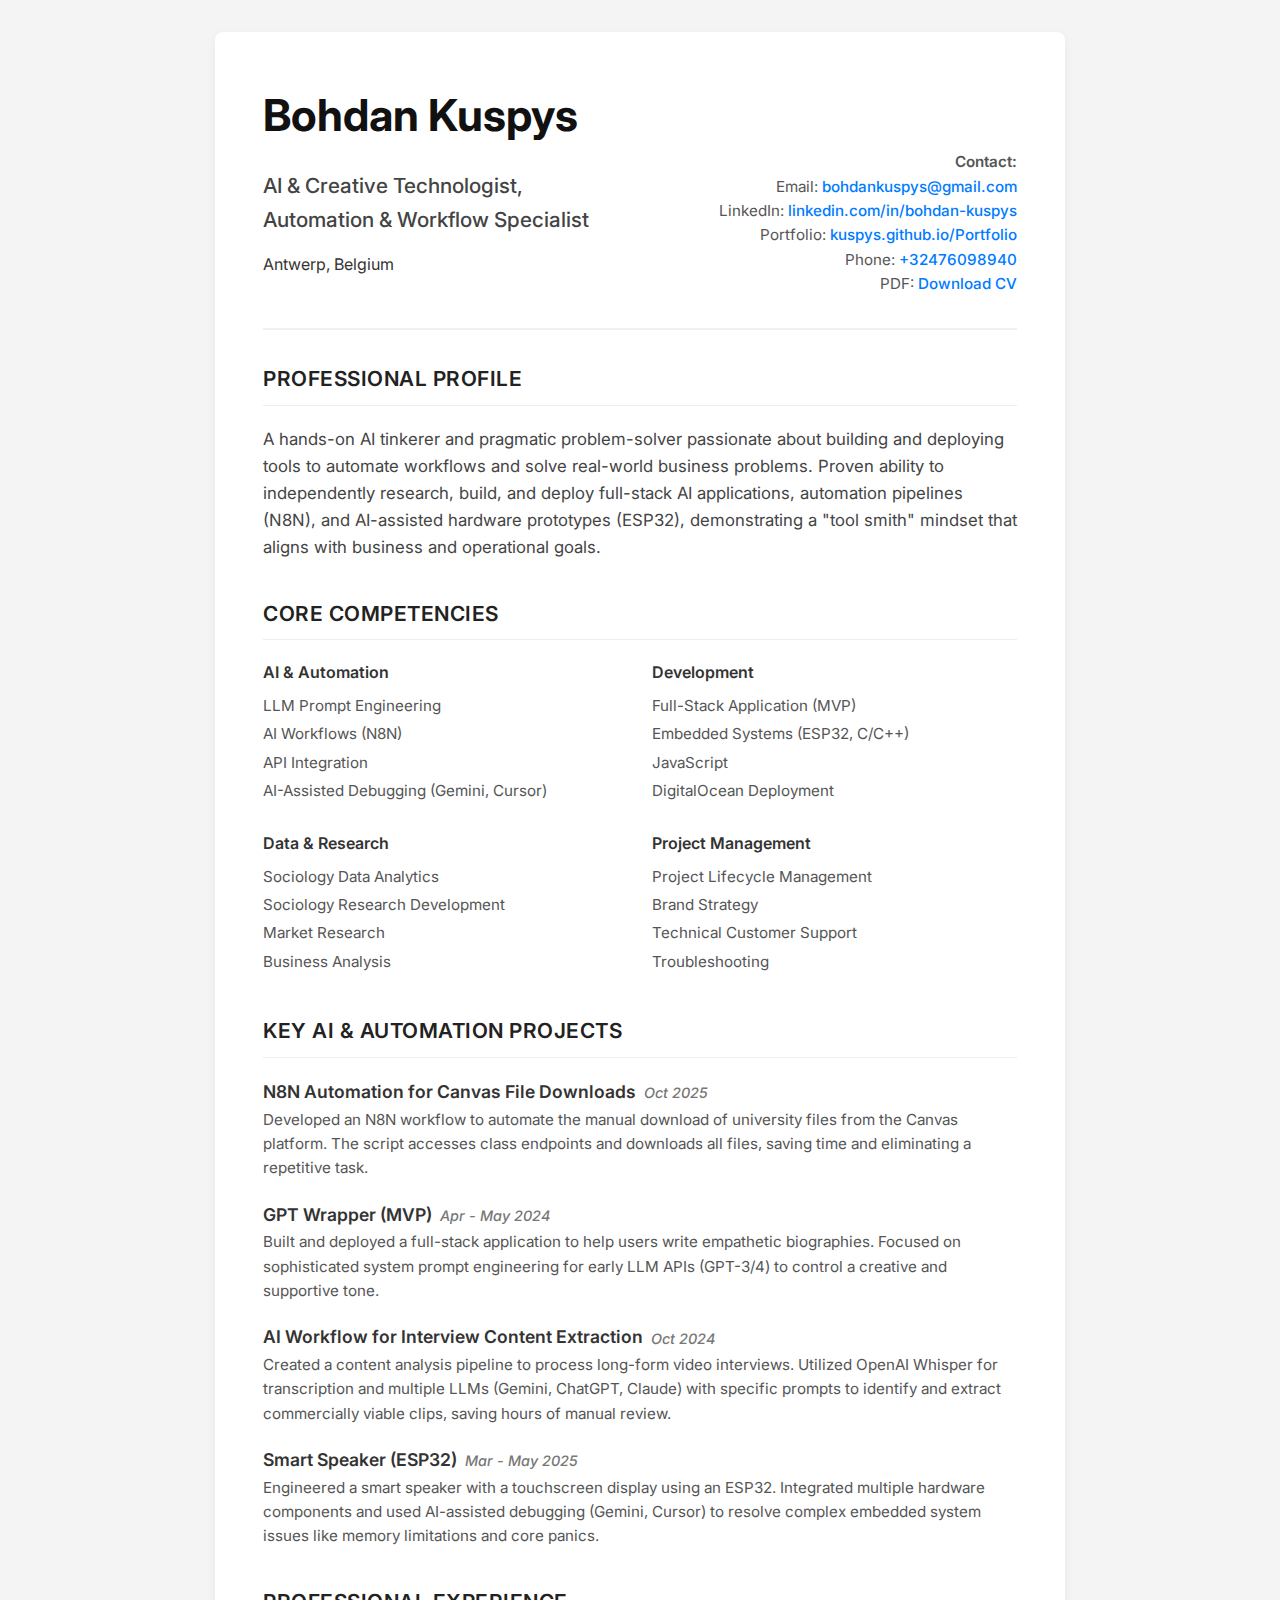
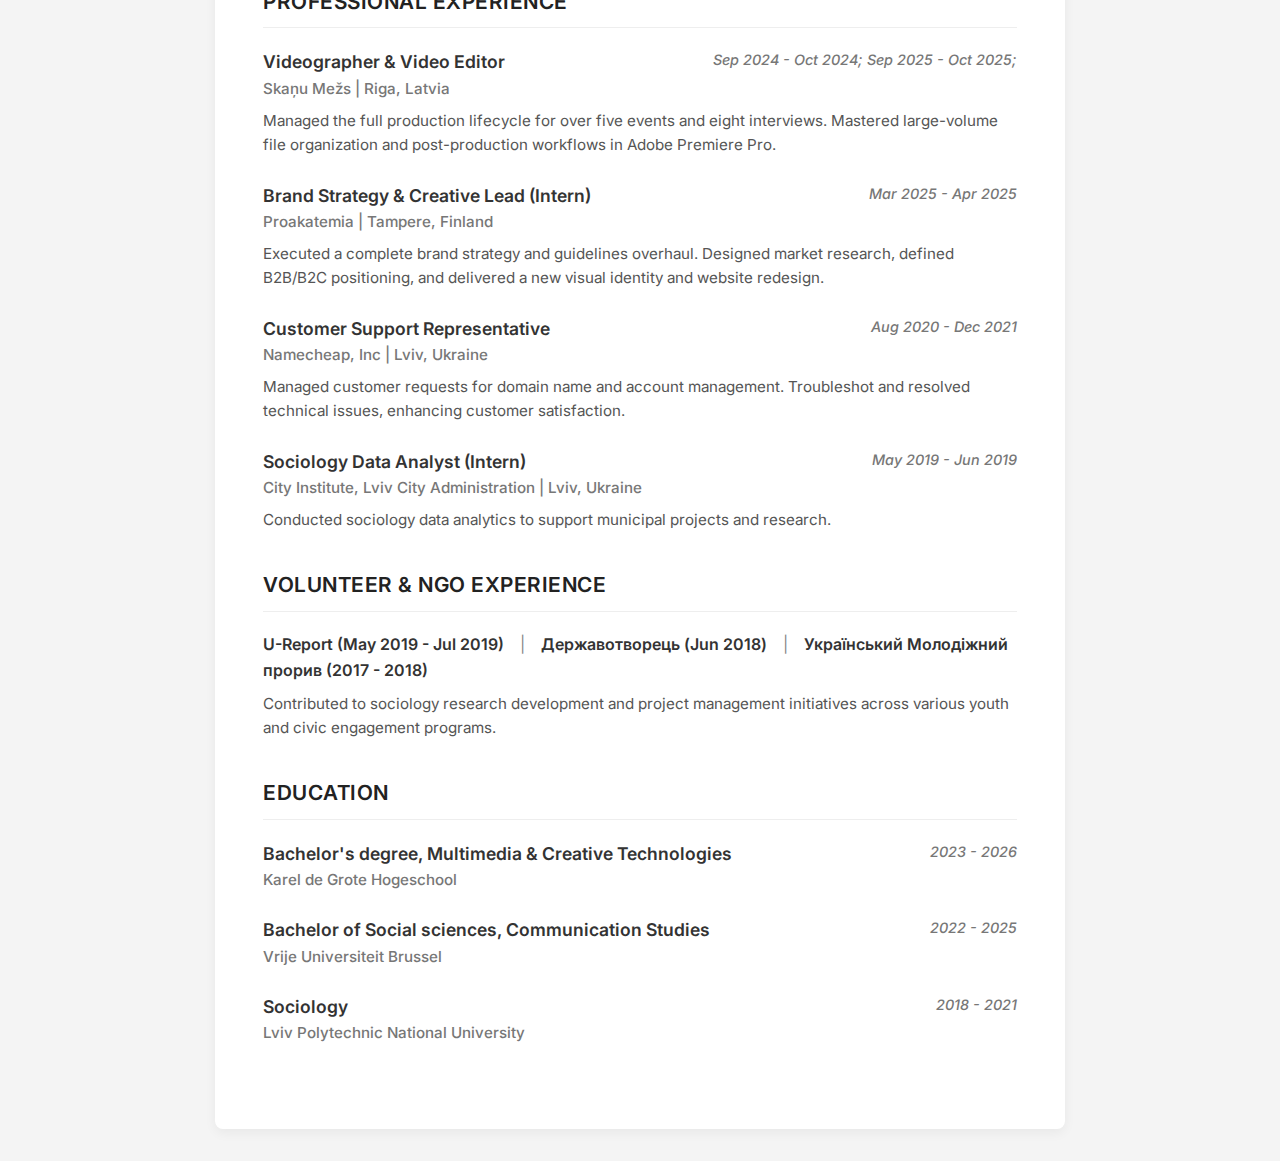
<file: Bohdan_Kuspys_CV.html>
<!DOCTYPE html>
<html lang="en">
<head>
    <meta charset="UTF-8">
    <meta name="viewport" content="width=device-width, initial-scale=1.0">
    <title>Bohdan Kuspys - CV</title>
    <link href="https://fonts.googleapis.com/css2?family=Inter:wght@400;500;600;700&display=swap" rel="stylesheet">
    <link rel="icon" type="image/x-icon" href="images/favicon.ico">
    <style>
        /* --- Global Resets & Body --- */
        * {
            margin: 0;
            padding: 0;
            box-sizing: border-box;
        }

        body {
            font-family: 'Inter', -apple-system, BlinkMacSystemFont, "Segoe UI", Roboto, "Helvetica Neue", Arial, sans-serif;
            line-height: 1.6;
            background-color: #f4f4f4;
            color: #333;
            -webkit-font-smoothing: antialiased;
            -moz-osx-font-smoothing: grayscale;
        }

        /* --- Main CV Container --- */
        .container {
            max-width: 850px;
            margin: 2rem auto;
            padding: 3rem;
            background-color: #ffffff;
            border-radius: 8px;
            box-shadow: 0 4px 12px rgba(0, 0, 0, 0.05);
        }

        /* --- Header --- */
        header {
            padding-bottom: 2rem;
            margin-bottom: 2rem;
            border-bottom: 2px solid #f0f0f0;
        }

        /* Header two-column layout */
        .header-row {
            display: grid;
            grid-template-columns: 1fr 360px;
            align-items: start;
            gap: 2rem;
        }
        .header-left { min-width: 0; }

        header h1 {
            font-size: 2.75rem;
            font-weight: 700;
            color: #111;
            margin-bottom: 0.25rem;
        }

        header h2 {
            font-size: 1.3rem;
            font-weight: 500;
            color: #444;
            margin-bottom: 1rem;
        }

        .contact-info {
            font-size: 0.95rem;
            color: #555;
            text-align: right;
            white-space: nowrap;
        }

        .contact-info a {
            color: #007bff;
            text-decoration: none;
            font-weight: 500;
        }

        .contact-info a:hover {
            text-decoration: underline;
        }

        /* --- Sections --- */
        section {
            margin-bottom: 2.25rem;
        }

        /* Section Title */
        h3 {
            font-size: 1.3rem;
            font-weight: 600;
            color: #222;
            text-transform: uppercase;
            letter-spacing: 0.5px;
            padding-bottom: 0.6rem;
            margin-bottom: 1.25rem;
            border-bottom: 1px solid #eee;
        }

        /* --- Profile --- */
        .profile p {
            font-size: 1.05rem;
            color: #444;
        }

        /* --- Competencies --- */
        .competencies-grid {
            display: grid;
            grid-template-columns: repeat(2, 1fr);
            gap: 1.5rem;
        }

        .competencies-grid h4 {
            font-size: 1rem;
            font-weight: 600;
            color: #333;
            margin-bottom: 0.5rem;
        }

        .competencies-grid ul {
            list-style: none;
        }

        .competencies-grid li {
            font-size: 0.95rem;
            color: #555;
            margin-bottom: 0.25rem;
        }

        /* --- Projects --- */
        .project-item {
            margin-bottom: 1.25rem;
        }

        .project-item h4 {
            font-size: 1.1rem;
            font-weight: 600;
            /* color: #007bff; /* Accent color for project titles */
            margin-bottom: 0.1rem;
        }

        .project-item p {
            font-size: 0.95rem;
            color: #555;
        }

        /* --- Experience & Education --- */
        .item {
            margin-bottom: 1.5rem;
        }
        
        /* Clear fix for floated items */
        .item::after {
            content: "";
            display: table;
            clear: both;
        }

        .item-header {
            margin-bottom: 0.25rem;
        }
        
        .item-header h4 {
            font-size: 1.1rem;
            font-weight: 600;
            color: #333;
            float: left;
        }

        .item-header .date {
            float: right;
            font-size: 0.9rem;
            font-weight: 500;
            color: #777;
            font-style: italic;
        }

        .item-subheader {
            font-size: 0.95rem;
            font-weight: 500;
            color: #777;
            clear: both;
        }

        .item-content {
            font-size: 0.95rem;
            color: #555;
            margin-top: 0.5rem;
        }

        /* --- Volunteer --- */
        .volunteer-list {
            list-style: none;
            margin-bottom: 0.5rem;
        }

        .volunteer-list li {
            display: inline;
            font-weight: 600;
            font-size: 1rem;
            color: #333;
        }

        .volunteer-list li + li::before {
            content: ' | ';
            font-weight: 400;
            color: #888;
            margin: 0 0.75rem;
        }

        .volunteer-summary {
            font-size: 0.95rem;
            color: #555;
        }
        
        /* --- Print-Specific Styles --- */
        @media print {
            body {
                background-color: #ffffff;
                font-size: 10pt; /* Standard print size */
            }

            .container {
                margin: 0;
                padding: 1cm 1.5cm; /* A4 margins */
                max-width: 100%;
                box-shadow: none;
                border-radius: 0;
            }
            
            h1, h2, h3, h4, h5, h6, p, li, a {
                color: #000 !important; /* Ensure all text is black */
            }

            header {
                padding-bottom: 1rem;
                margin-bottom: 1.5rem;
            }

            header h1 {
                font-size: 24pt;
            }

            header h2 {
                font-size: 14pt;
            }

            .contact-info a {
                text-decoration: none;
            }

            h3 {
                font-size: 13pt;
                padding-bottom: 0.3rem;
                margin-bottom: 1rem;
            }

            .competencies-grid {
                gap: 1rem;
            }

            section {
                margin-bottom: 1.5rem;
                page-break-inside: avoid; /* Try to keep sections together */
            }

            .item {
                page-break-inside: avoid;
            }
        }

        /* --- Mobile layout adjustments for header --- */
        @media (max-width: 768px) {
            .header-row {
                grid-template-columns: 1fr !important; /* override inline grid columns */
                align-items: start !important;
                gap: 1rem;
            }
            .contact-info {
                text-align: left;
                white-space: normal;
            }
        }

    </style>
</head>
<body>

    <div class="container">
        
        <!-- === HEADER === -->
        <header>
            <div style="display: flex; align-items: center; gap: 2rem; justify-content: space-between;">
                <h1 style="margin: 0;">Bohdan Kuspys</h1>

            </div>
            <div class="header-row" style="display: grid; grid-template-columns: 1fr 360px; overflow: hidden; align-items: center; gap: 2rem; justify-content: space-between;">
                <div class="header-left">
                    <h2>AI & Creative Technologist,<br>Automation & Workflow Specialist</h2>
                    <div>Antwerp, Belgium</div>
                </div>
                <div class="contact-info">
                    <p style="font-weight: 600;">Contact:</p>
                    <p>Email: <a href="mailto:bohdankuspys@gmail.com" target="_blank" rel="noopener noreferrer">bohdankuspys@gmail.com</a></p>
                    <p>LinkedIn: <a href="https://www.linkedin.com/in/bohdan-kuspys/" target="_blank" rel="noopener noreferrer">linkedin.com/in/bohdan-kuspys</a></p>
                    <p>Portfolio: <a href="https://kuspys.github.io/Portfolio/" target="_blank" rel="noopener noreferrer">kuspys.github.io/Portfolio</a></p>
                    <p>Phone: <a href="tel:+32476098940" target="_blank" rel="noopener noreferrer">+32476098940</a></p>
                    <p>PDF: <a href="Bohdan_Kuspys_CV.pdf" target="_blank" rel="noopener noreferrer">Download CV</a></p>
                </div>
            </div>
        </header>

        
        <main>


            <!-- === PROFESSIONAL PROFILE === -->
            <section class="profile">
                <h3>Professional Profile</h3>
                <p>
                    A hands-on AI tinkerer and pragmatic problem-solver passionate about building and deploying tools to automate workflows and solve real-world business problems. Proven ability to independently research, build, and deploy full-stack AI applications, automation pipelines (N8N), and AI-assisted hardware prototypes (ESP32), demonstrating a "tool smith" mindset that aligns with business and operational goals.
                </p>
            </section>

            <!-- === CORE COMPETENCIES === -->
            <section class="competencies">
                <h3>Core Competencies</h3>
                <div class="competencies-grid">
                    <div>
                        <h4>AI & Automation</h4>
                        <ul>
                            <li>LLM Prompt Engineering</li>
                            <li>AI Workflows (N8N)</li>
                            <li>API Integration</li>
                            <li>AI-Assisted Debugging (Gemini, Cursor)</li>
                        </ul>
                    </div>
                    <div>
                        <h4>Development</h4>
                        <ul>
                            <li>Full-Stack Application (MVP)</li>
                            <li>Embedded Systems (ESP32, C/C++)</li>
                            <li>JavaScript</li>
                            <li>DigitalOcean Deployment</li>
                        </ul>
                    </div>
                    <div>
                        <h4>Data & Research</h4>
                        <ul>
                            <li>Sociology Data Analytics</li>
                            <li>Sociology Research Development</li>
                            <li>Market Research</li>
                            <li>Business Analysis</li>
                        </ul>
                    </div>
                    <div>
                        <h4>Project Management</h4>
                        <ul>
                            <li>Project Lifecycle Management</li>
                            <li>Brand Strategy</li>
                            <li>Technical Customer Support</li>
                            <li>Troubleshooting</li>
                        </ul>
                    </div>
                </div>
            </section>

            <!-- === KEY AI & AUTOMATION PROJECTS === -->
            <section class="projects">
                <h3>Key AI & Automation Projects</h3>
                <div class="project-item">
                    <div style="display: flex; align-items: center; gap: 0.5rem;">
                        <h4>N8N Automation for Canvas File Downloads</h4>
                        <span class="date" style="font-size: 0.9rem; font-weight: 500; color: #777; font-style: italic;">Oct 2025</span>
                    </div>
                    <p>Developed an N8N workflow to automate the manual download of university files from the Canvas platform. The script accesses class endpoints and downloads all files, saving time and eliminating a repetitive task.</p>
                </div>
                <div class="project-item">
                    <div style="display: flex; align-items: center; gap: 0.5rem;">
                        <h4>GPT Wrapper (MVP)</h4>
                        <span class="date" style="font-size: 0.9rem; font-weight: 500; color: #777; font-style: italic;">Apr - May 2024</span>
                    </div>
                    <p>Built and deployed a full-stack application to help users write empathetic biographies. Focused on sophisticated system prompt engineering for early LLM APIs (GPT-3/4) to control a creative and supportive tone.</p>
                </div>
                <div class="project-item">
                    <div style="display: flex; align-items: center; gap: 0.5rem;">
                        <h4>AI Workflow for Interview Content Extraction</h4>
                        <span class="date" style="font-size: 0.9rem; font-weight: 500; color: #777; font-style: italic;">Oct 2024</span>
                    </div>
                    <p>Created a content analysis pipeline to process long-form video interviews. Utilized OpenAI Whisper for transcription and multiple LLMs (Gemini, ChatGPT, Claude) with specific prompts to identify and extract commercially viable clips, saving hours of manual review.</p>
                </div>
                <div class="project-item">
                    <div style="display: flex; align-items: center; gap: 0.5rem;">
                        <h4>Smart Speaker (ESP32)</h4>
                        <span class="date" style="font-size: 0.9rem; font-weight: 500; color: #777; font-style: italic;">Mar - May 2025</span>
                    </div>
                    <p>Engineered a smart speaker with a touchscreen display using an ESP32. Integrated multiple hardware components and used AI-assisted debugging (Gemini, Cursor) to resolve complex embedded system issues like memory limitations and core panics.</p>
                </div>

            </section>

            <!-- === PROFESSIONAL EXPERIENCE === -->
            <section class="experience">
                <h3>Professional Experience</h3>
                
                <div class="item">
                    <div class="item-header">
                        <h4>Videographer & Video Editor</h4>
                        <span class="date">Sep 2024 - Oct 2024; Sep 2025 - Oct 2025;</span>
                    </div>
                    <div class="item-subheader">Skaņu Mežs | Riga, Latvia</div>
                    <div class="item-content">
                        <p>Managed the full production lifecycle for over five events and eight interviews. Mastered large-volume file organization and post-production workflows in Adobe Premiere Pro.</p>
                    </div>
                </div>

                <div class="item">
                    <div class="item-header">
                        <h4>Brand Strategy & Creative Lead (Intern)</h4>
                        <span class="date">Mar 2025 - Apr 2025</span>
                    </div>
                    <div class="item-subheader">Proakatemia | Tampere, Finland</div>
                    <div class="item-content">
                        <p>Executed a complete brand strategy and guidelines overhaul. Designed market research, defined B2B/B2C positioning, and delivered a new visual identity and website redesign.</p>
                    </div>
                </div>

                

                <div class="item">
                    <div class="item-header">
                        <h4>Customer Support Representative</h4>
                        <span class="date">Aug 2020 - Dec 2021</span>
                    </div>
                    <div class="item-subheader">Namecheap, Inc | Lviv, Ukraine</div>
                    <div class="item-content">
                        <p>Managed customer requests for domain name and account management. Troubleshot and resolved technical issues, enhancing customer satisfaction.</p>
                    </div>
                </div>

                <div class="item">
                    <div class="item-header">
                        <h4>Sociology Data Analyst (Intern)</h4>
                        <span class="date">May 2019 - Jun 2019</span>
                    </div>
                    <div class="item-subheader">City Institute, Lviv City Administration | Lviv, Ukraine</div>
                    <div class="item-content">
                        <p>Conducted sociology data analytics to support municipal projects and research.</p>
                    </div>
                </div>

            </section>

            <!-- === VOLUNTEER & NGO EXPERIENCE === -->
            <section class="volunteer">
                <h3>Volunteer & NGO Experience</h3>
                <ul class="volunteer-list">
                    <li>U-Report (May 2019 - Jul 2019)</li>
                    <li>Державотворець (Jun 2018)</li>
                    <li>Український Молодіжний прорив (2017 - 2018)</li>
                </ul>
                <p class="volunteer-summary">
                    Contributed to sociology research development and project management initiatives across various youth and civic engagement programs.
                </p>
            </section>

            <!-- === EDUCATION === -->
            <section class="education">
                <h3>Education</h3>
                
                <div class="item">
                    <div class="item-header">
                        <h4>Bachelor's degree, Multimedia & Creative Technologies</h4>
                        <span class="date">2023 - 2026</span>
                    </div>
                    <div class="item-subheader">Karel de Grote Hogeschool</div>
                </div>
                
                <div class="item">
                    <div class="item-header">
                        <h4>Bachelor of Social sciences, Communication Studies</h4>
                        <span class="date">2022 - 2025</span>
                    </div>
                    <div class="item-subheader">Vrije Universiteit Brussel</div>
                </div>

                <div class="item">
                    <div class="item-header">
                        <h4>Sociology</h4>
                        <span class="date">2018 - 2021</span>
                    </div>
                    <div class="item-subheader">Lviv Polytechnic National University</div>
                </div>

            </section>

        </main>

    </div>

</body>
</html>
</file>
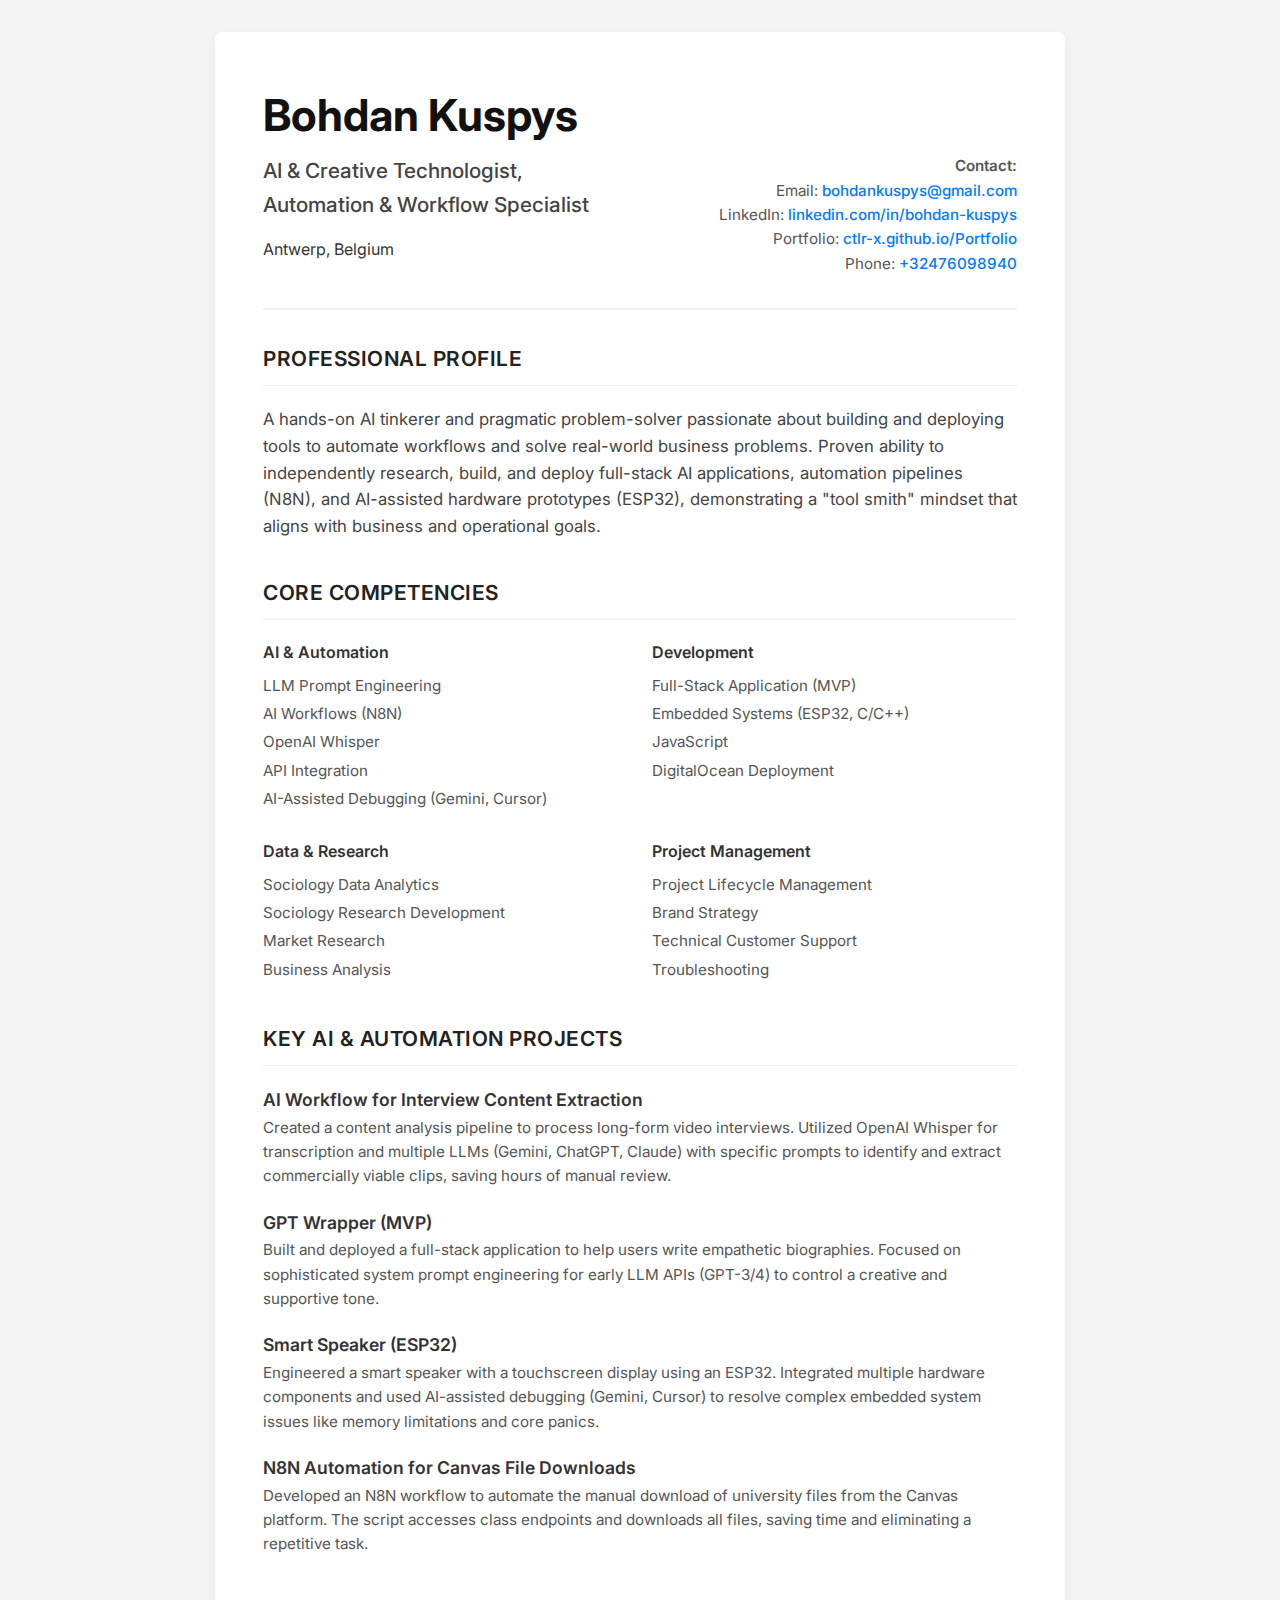
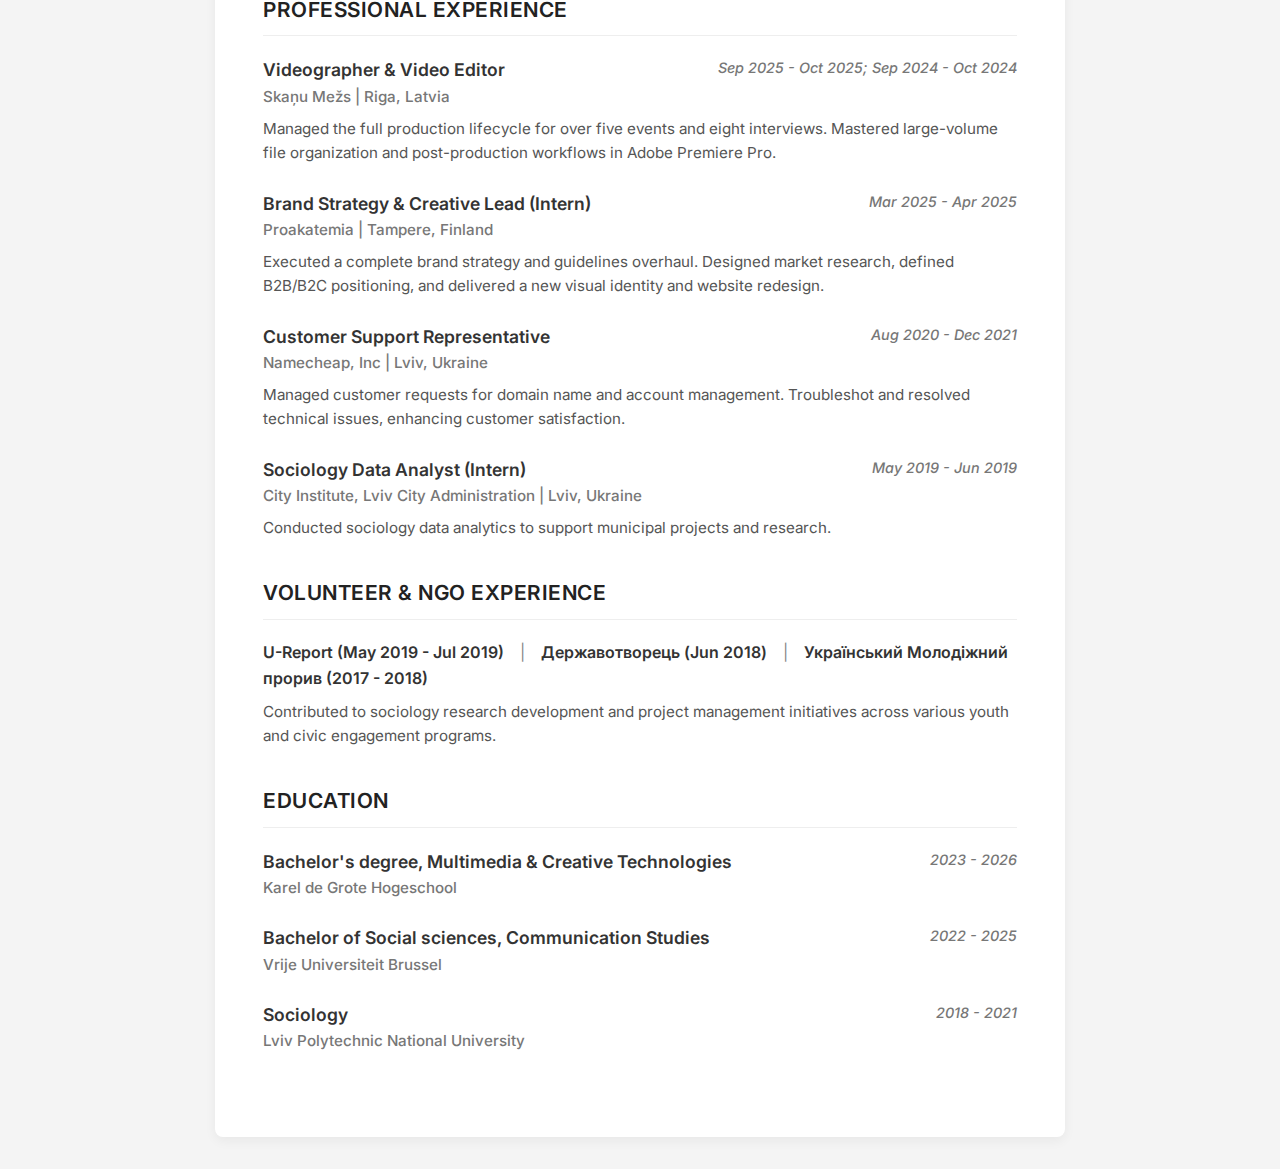
<file: cv.html>
<!DOCTYPE html>
<html lang="en">
<head>
    <meta charset="UTF-8">
    <meta name="viewport" content="width=device-width, initial-scale=1.0">
    <title>Bohdan_Kuspys_CV</title>
    <link href="https://fonts.googleapis.com/css2?family=Inter:wght@400;500;600;700&display=swap" rel="stylesheet">
    <link rel="icon" type="image/x-icon" href="/images/favicon.ico">
    <style>
        /* --- Global Resets & Body --- */
        * {
            margin: 0;
            padding: 0;
            box-sizing: border-box;
        }

        body {
            font-family: 'Inter', -apple-system, BlinkMacSystemFont, "Segoe UI", Roboto, "Helvetica Neue", Arial, sans-serif;
            line-height: 1.6;
            background-color: #f4f4f4;
            color: #333;
            -webkit-font-smoothing: antialiased;
            -moz-osx-font-smoothing: grayscale;
        }

        /* --- Main CV Container --- */
        .container {
            max-width: 850px;
            margin: 2rem auto;
            padding: 3rem;
            background-color: #ffffff;
            border-radius: 8px;
            box-shadow: 0 4px 12px rgba(0, 0, 0, 0.05);
        }

        /* --- Header --- */
        header {
            padding-bottom: 2rem;
            margin-bottom: 2rem;
            border-bottom: 2px solid #f0f0f0;
        }

        /* Header two-column layout */
        .header-row {
            display: grid;
            grid-template-columns: 1fr 360px;
            align-items: start;
            gap: 2rem;
        }
        .header-left { min-width: 0; }

        header h1 {
            font-size: 2.75rem;
            font-weight: 700;
            color: #111;
            margin-bottom: 0.25rem;
        }

        header h2 {
            font-size: 1.3rem;
            font-weight: 500;
            color: #444;
            margin-bottom: 1rem;
        }

        .contact-info {
            font-size: 0.95rem;
            color: #555;
            text-align: right;
            white-space: nowrap;
        }

        .contact-info a {
            color: #007bff;
            text-decoration: none;
            font-weight: 500;
        }

        .contact-info a:hover {
            text-decoration: underline;
        }

        /* --- Sections --- */
        section {
            margin-bottom: 2.25rem;
        }

        /* Section Title */
        h3 {
            font-size: 1.3rem;
            font-weight: 600;
            color: #222;
            text-transform: uppercase;
            letter-spacing: 0.5px;
            padding-bottom: 0.6rem;
            margin-bottom: 1.25rem;
            border-bottom: 1px solid #eee;
        }

        /* --- Profile --- */
        .profile p {
            font-size: 1.05rem;
            color: #444;
        }

        /* --- Competencies --- */
        .competencies-grid {
            display: grid;
            grid-template-columns: repeat(2, 1fr);
            gap: 1.5rem;
        }

        .competencies-grid h4 {
            font-size: 1rem;
            font-weight: 600;
            color: #333;
            margin-bottom: 0.5rem;
        }

        .competencies-grid ul {
            list-style: none;
        }

        .competencies-grid li {
            font-size: 0.95rem;
            color: #555;
            margin-bottom: 0.25rem;
        }

        /* --- Projects --- */
        .project-item {
            margin-bottom: 1.25rem;
        }

        .project-item h4 {
            font-size: 1.1rem;
            font-weight: 600;
            /* color: #007bff; /* Accent color for project titles */
            margin-bottom: 0.1rem;
        }

        .project-item p {
            font-size: 0.95rem;
            color: #555;
        }

        /* --- Experience & Education --- */
        .item {
            margin-bottom: 1.5rem;
        }
        
        /* Clear fix for floated items */
        .item::after {
            content: "";
            display: table;
            clear: both;
        }

        .item-header {
            margin-bottom: 0.25rem;
        }
        
        .item-header h4 {
            font-size: 1.1rem;
            font-weight: 600;
            color: #333;
            float: left;
        }

        .item-header .date {
            float: right;
            font-size: 0.9rem;
            font-weight: 500;
            color: #777;
            font-style: italic;
        }

        .item-subheader {
            font-size: 0.95rem;
            font-weight: 500;
            color: #777;
            clear: both;
        }

        .item-content {
            font-size: 0.95rem;
            color: #555;
            margin-top: 0.5rem;
        }

        /* --- Volunteer --- */
        .volunteer-list {
            list-style: none;
            margin-bottom: 0.5rem;
        }

        .volunteer-list li {
            display: inline;
            font-weight: 600;
            font-size: 1rem;
            color: #333;
        }

        .volunteer-list li + li::before {
            content: ' | ';
            font-weight: 400;
            color: #888;
            margin: 0 0.75rem;
        }

        .volunteer-summary {
            font-size: 0.95rem;
            color: #555;
        }
        
        /* --- Print-Specific Styles --- */
        @media print {
            body {
                background-color: #ffffff;
                font-size: 10pt; /* Standard print size */
            }

            .container {
                margin: 0;
                padding: 1cm 1.5cm; /* A4 margins */
                max-width: 100%;
                box-shadow: none;
                border-radius: 0;
            }
            
            h1, h2, h3, h4, h5, h6, p, li, a {
                color: #000 !important; /* Ensure all text is black */
            }

            header {
                padding-bottom: 1rem;
                margin-bottom: 1.5rem;
            }

            header h1 {
                font-size: 24pt;
            }

            header h2 {
                font-size: 14pt;
            }

            .contact-info a {
                text-decoration: none;
            }

            h3 {
                font-size: 13pt;
                padding-bottom: 0.3rem;
                margin-bottom: 1rem;
            }

            .competencies-grid {
                gap: 1rem;
            }

            section {
                margin-bottom: 1.5rem;
                page-break-inside: avoid; /* Try to keep sections together */
            }

            .item {
                page-break-inside: avoid;
            }
        }

    </style>
</head>
<body>

    <div class="container">
        
        <!-- === HEADER === -->
        <header>
            <h1>Bohdan Kuspys</h1>
            <div class="header-row">
                <div class="header-left">
                    <h2>AI & Creative Technologist, Automation & Workflow Specialist</h2>
                    <div>Antwerp, Belgium</div>
                </div>
                <div class="contact-info">
                    <p style="font-weight: 600;">Contact:</p>
                    <p>Email: <a href="mailto:bohdankuspys@gmail.com" target="_blank" rel="noopener noreferrer">bohdankuspys@gmail.com</a></p>
                    <p>LinkedIn: <a href="https://www.linkedin.com/in/bohdan-kuspys/" target="_blank" rel="noopener noreferrer">linkedin.com/in/bohdan-kuspys</a></p>
                    <p>Portfolio: <a href="https://ctlr-x.github.io/Portfolio/" target="_blank" rel="noopener noreferrer">ctlr-x.github.io/Portfolio</a></p>
                    <p>Phone: <a href="tel:+32476098940" target="_blank" rel="noopener noreferrer">+32476098940</a></p>
                </div>
            </div>
        </header>

        
        <main>


            <!-- === PROFESSIONAL PROFILE === -->
            <section class="profile">
                <h3>Professional Profile</h3>
                <p>
                    A hands-on AI tinkerer and pragmatic problem-solver passionate about building and deploying tools to automate workflows and solve real-world business problems. Proven ability to independently research, build, and deploy full-stack AI applications, automation pipelines (N8N), and AI-assisted hardware prototypes (ESP32), demonstrating a "tool smith" mindset that aligns with business and operational goals.
                </p>
            </section>

            <!-- === CORE COMPETENCIES === -->
            <section class="competencies">
                <h3>Core Competencies</h3>
                <div class="competencies-grid">
                    <div>
                        <h4>AI & Automation</h4>
                        <ul>
                            <li>LLM Prompt Engineering</li>
                            <li>AI Workflows (N8N)</li>
                            <li>OpenAI Whisper</li>
                            <li>API Integration</li>
                            <li>AI-Assisted Debugging (Gemini, Cursor)</li>
                        </ul>
                    </div>
                    <div>
                        <h4>Development</h4>
                        <ul>
                            <li>Full-Stack Application (MVP)</li>
                            <li>Embedded Systems (ESP32, C/C++)</li>
                            <li>JavaScript</li>
                            <li>DigitalOcean Deployment</li>
                        </ul>
                    </div>
                    <div>
                        <h4>Data & Research</h4>
                        <ul>
                            <li>Sociology Data Analytics</li>
                            <li>Sociology Research Development</li>
                            <li>Market Research</li>
                            <li>Business Analysis</li>
                        </ul>
                    </div>
                    <div>
                        <h4>Project Management</h4>
                        <ul>
                            <li>Project Lifecycle Management</li>
                            <li>Brand Strategy</li>
                            <li>Technical Customer Support</li>
                            <li>Troubleshooting</li>
                        </ul>
                    </div>
                </div>
            </section>

            <!-- === KEY AI & AUTOMATION PROJECTS === -->
            <section class="projects">
                <h3>Key AI & Automation Projects</h3>
                <div class="project-item">
                    <h4>AI Workflow for Interview Content Extraction</h4>
                    <p>Created a content analysis pipeline to process long-form video interviews. Utilized OpenAI Whisper for transcription and multiple LLMs (Gemini, ChatGPT, Claude) with specific prompts to identify and extract commercially viable clips, saving hours of manual review.</p>
                </div>
                <div class="project-item">
                    <h4>GPT Wrapper (MVP)</h4>
                    <p>Built and deployed a full-stack application to help users write empathetic biographies. Focused on sophisticated system prompt engineering for early LLM APIs (GPT-3/4) to control a creative and supportive tone.</p>
                </div>
                <div class="project-item">
                    <h4>Smart Speaker (ESP32)</h4>
                    <p>Engineered a smart speaker with a touchscreen display using an ESP32. Integrated multiple hardware components and used AI-assisted debugging (Gemini, Cursor) to resolve complex embedded system issues like memory limitations and core panics.</p>
                </div>
                <div class="project-item">
                    <h4>N8N Automation for Canvas File Downloads</h4>
                    <p>Developed an N8N workflow to automate the manual download of university files from the Canvas platform. The script accesses class endpoints and downloads all files, saving time and eliminating a repetitive task.</p>
                </div>
            </section>

            <!-- === PROFESSIONAL EXPERIENCE === -->
            <section class="experience">
                <h3>Professional Experience</h3>
                
                <div class="item">
                    <div class="item-header">
                        <h4>Videographer & Video Editor</h4>
                        <span class="date">Sep 2025 - Oct 2025; Sep 2024 - Oct 2024</span>
                    </div>
                    <div class="item-subheader">Skaņu Mežs | Riga, Latvia</div>
                    <div class="item-content">
                        <p>Managed the full production lifecycle for over five events and eight interviews. Mastered large-volume file organization and post-production workflows in Adobe Premiere Pro.</p>
                    </div>
                </div>

                <div class="item">
                    <div class="item-header">
                        <h4>Brand Strategy & Creative Lead (Intern)</h4>
                        <span class="date">Mar 2025 - Apr 2025</span>
                    </div>
                    <div class="item-subheader">Proakatemia | Tampere, Finland</div>
                    <div class="item-content">
                        <p>Executed a complete brand strategy and guidelines overhaul. Designed market research, defined B2B/B2C positioning, and delivered a new visual identity and website redesign.</p>
                    </div>
                </div>

                

                <div class="item">
                    <div class="item-header">
                        <h4>Customer Support Representative</h4>
                        <span class="date">Aug 2020 - Dec 2021</span>
                    </div>
                    <div class="item-subheader">Namecheap, Inc | Lviv, Ukraine</div>
                    <div class="item-content">
                        <p>Managed customer requests for domain name and account management. Troubleshot and resolved technical issues, enhancing customer satisfaction.</p>
                    </div>
                </div>

                <div class="item">
                    <div class="item-header">
                        <h4>Sociology Data Analyst (Intern)</h4>
                        <span class="date">May 2019 - Jun 2019</span>
                    </div>
                    <div class="item-subheader">City Institute, Lviv City Administration | Lviv, Ukraine</div>
                    <div class="item-content">
                        <p>Conducted sociology data analytics to support municipal projects and research.</p>
                    </div>
                </div>

            </section>

            <!-- === VOLUNTEER & NGO EXPERIENCE === -->
            <section class="volunteer">
                <h3>Volunteer & NGO Experience</h3>
                <ul class="volunteer-list">
                    <li>U-Report (May 2019 - Jul 2019)</li>
                    <li>Державотворець (Jun 2018)</li>
                    <li>Український Молодіжний прорив (2017 - 2018)</li>
                </ul>
                <p class="volunteer-summary">
                    Contributed to sociology research development and project management initiatives across various youth and civic engagement programs.
                </p>
            </section>

            <!-- === EDUCATION === -->
            <section class="education">
                <h3>Education</h3>
                
                <div class="item">
                    <div class="item-header">
                        <h4>Bachelor's degree, Multimedia & Creative Technologies</h4>
                        <span class="date">2023 - 2026</span>
                    </div>
                    <div class="item-subheader">Karel de Grote Hogeschool</div>
                </div>
                
                <div class="item">
                    <div class="item-header">
                        <h4>Bachelor of Social sciences, Communication Studies</h4>
                        <span class="date">2022 - 2025</span>
                    </div>
                    <div class="item-subheader">Vrije Universiteit Brussel</div>
                </div>

                <div class="item">
                    <div class="item-header">
                        <h4>Sociology</h4>
                        <span class="date">2018 - 2021</span>
                    </div>
                    <div class="item-subheader">Lviv Polytechnic National University</div>
                </div>

            </section>

        </main>

    </div>

</body>
</html>
</file>
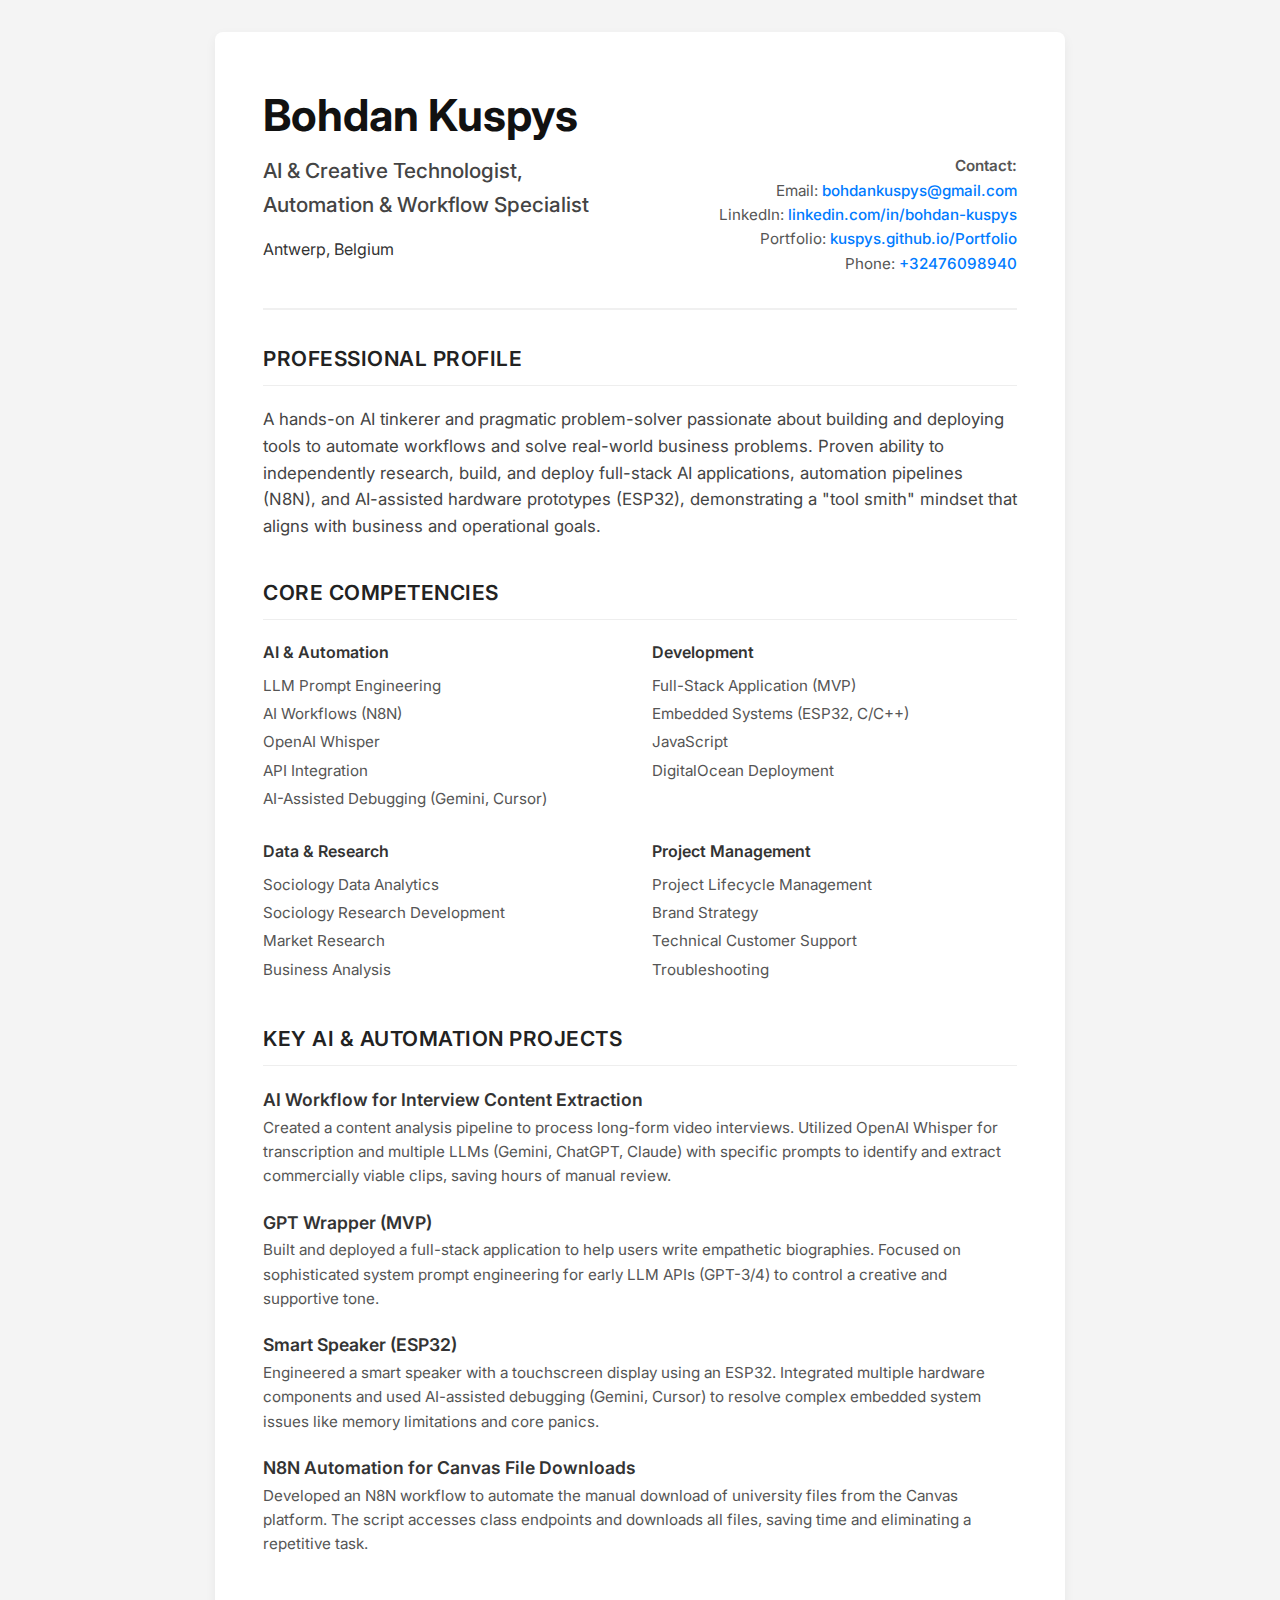
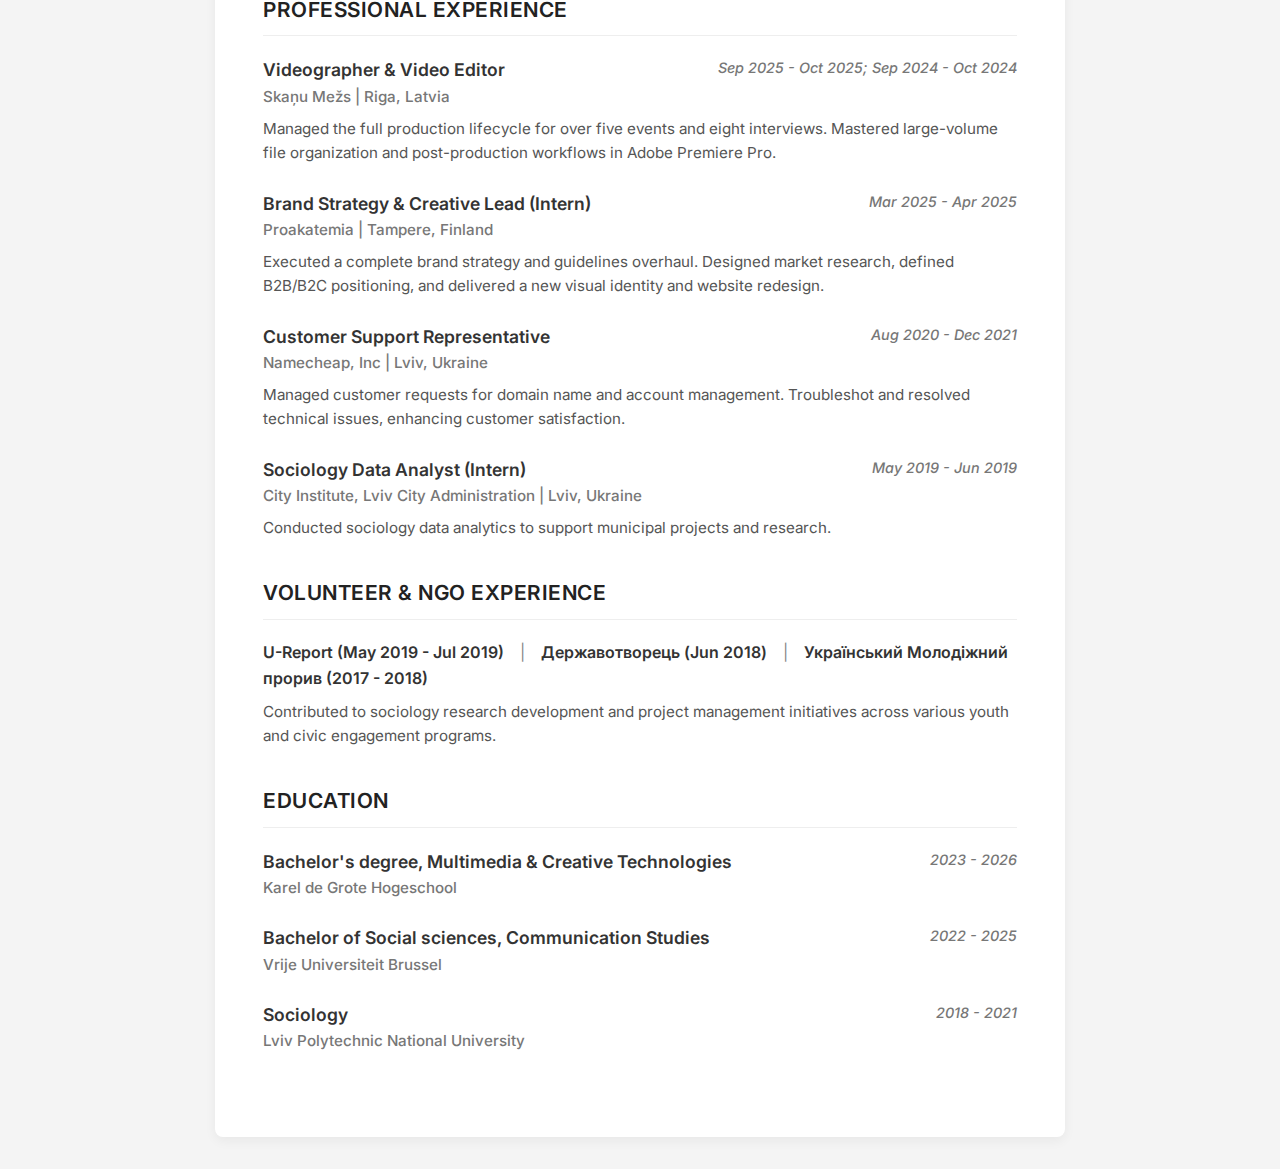
<file: images/Bohdan_Kuspys_CV_PDF.html>
<!DOCTYPE html>
<html lang="en">
<head>
    <meta charset="UTF-8">
    <meta name="viewport" content="width=device-width, initial-scale=1.0">
    <title>Bohdan Kuspys - CV</title>
    <link href="https://fonts.googleapis.com/css2?family=Inter:wght@400;500;600;700&display=swap" rel="stylesheet">
    <link rel="icon" type="image/x-icon" href="/images/favicon.ico">
    <style>
        /* --- Global Resets & Body --- */
        * {
            margin: 0;
            padding: 0;
            box-sizing: border-box;
        }

        body {
            font-family: 'Inter', -apple-system, BlinkMacSystemFont, "Segoe UI", Roboto, "Helvetica Neue", Arial, sans-serif;
            line-height: 1.6;
            background-color: #f4f4f4;
            color: #333;
            -webkit-font-smoothing: antialiased;
            -moz-osx-font-smoothing: grayscale;
        }

        /* --- Main CV Container --- */
        .container {
            max-width: 850px;
            margin: 2rem auto;
            padding: 3rem;
            background-color: #ffffff;
            border-radius: 8px;
            box-shadow: 0 4px 12px rgba(0, 0, 0, 0.05);
        }

        /* --- Header --- */
        header {
            padding-bottom: 2rem;
            margin-bottom: 2rem;
            border-bottom: 2px solid #f0f0f0;
        }

        /* Header two-column layout */
        .header-row {
            display: grid;
            grid-template-columns: 1fr 360px;
            align-items: start;
            gap: 2rem;
        }
        .header-left { min-width: 0; }

        header h1 {
            font-size: 2.75rem;
            font-weight: 700;
            color: #111;
            margin-bottom: 0.25rem;
        }

        header h2 {
            font-size: 1.3rem;
            font-weight: 500;
            color: #444;
            margin-bottom: 1rem;
        }

        .contact-info {
            font-size: 0.95rem;
            color: #555;
            text-align: right;
            white-space: nowrap;
        }

        .contact-info a {
            color: #007bff;
            text-decoration: none;
            font-weight: 500;
        }

        .contact-info a:hover {
            text-decoration: underline;
        }

        /* --- Sections --- */
        section {
            margin-bottom: 2.25rem;
        }

        /* Section Title */
        h3 {
            font-size: 1.3rem;
            font-weight: 600;
            color: #222;
            text-transform: uppercase;
            letter-spacing: 0.5px;
            padding-bottom: 0.6rem;
            margin-bottom: 1.25rem;
            border-bottom: 1px solid #eee;
        }

        /* --- Profile --- */
        .profile p {
            font-size: 1.05rem;
            color: #444;
        }

        /* --- Competencies --- */
        .competencies-grid {
            display: grid;
            grid-template-columns: repeat(2, 1fr);
            gap: 1.5rem;
        }

        .competencies-grid h4 {
            font-size: 1rem;
            font-weight: 600;
            color: #333;
            margin-bottom: 0.5rem;
        }

        .competencies-grid ul {
            list-style: none;
        }

        .competencies-grid li {
            font-size: 0.95rem;
            color: #555;
            margin-bottom: 0.25rem;
        }

        /* --- Projects --- */
        .project-item {
            margin-bottom: 1.25rem;
        }

        .project-item h4 {
            font-size: 1.1rem;
            font-weight: 600;
            /* color: #007bff; /* Accent color for project titles */
            margin-bottom: 0.1rem;
        }

        .project-item p {
            font-size: 0.95rem;
            color: #555;
        }

        /* --- Experience & Education --- */
        .item {
            margin-bottom: 1.5rem;
        }
        
        /* Clear fix for floated items */
        .item::after {
            content: "";
            display: table;
            clear: both;
        }

        .item-header {
            margin-bottom: 0.25rem;
        }
        
        .item-header h4 {
            font-size: 1.1rem;
            font-weight: 600;
            color: #333;
            float: left;
        }

        .item-header .date {
            float: right;
            font-size: 0.9rem;
            font-weight: 500;
            color: #777;
            font-style: italic;
        }

        .item-subheader {
            font-size: 0.95rem;
            font-weight: 500;
            color: #777;
            clear: both;
        }

        .item-content {
            font-size: 0.95rem;
            color: #555;
            margin-top: 0.5rem;
        }

        /* --- Volunteer --- */
        .volunteer-list {
            list-style: none;
            margin-bottom: 0.5rem;
        }

        .volunteer-list li {
            display: inline;
            font-weight: 600;
            font-size: 1rem;
            color: #333;
        }

        .volunteer-list li + li::before {
            content: ' | ';
            font-weight: 400;
            color: #888;
            margin: 0 0.75rem;
        }

        .volunteer-summary {
            font-size: 0.95rem;
            color: #555;
        }
        
        /* --- Print-Specific Styles --- */
        @media print {
            body {
                background-color: #ffffff;
                font-size: 10pt; /* Standard print size */
            }

            .container {
                margin: 0;
                padding: 1cm 1.5cm; /* A4 margins */
                max-width: 100%;
                box-shadow: none;
                border-radius: 0;
            }
            
            h1, h2, h3, h4, h5, h6, p, li, a {
                color: #000 !important; /* Ensure all text is black */
            }

            header {
                padding-bottom: 1rem;
                margin-bottom: 1.5rem;
            }

            header h1 {
                font-size: 24pt;
            }

            header h2 {
                font-size: 14pt;
            }

            .contact-info a {
                text-decoration: none;
            }

            h3 {
                font-size: 13pt;
                padding-bottom: 0.3rem;
                margin-bottom: 1rem;
            }

            .competencies-grid {
                gap: 1rem;
            }

            section {
                margin-bottom: 1.5rem;
                page-break-inside: avoid; /* Try to keep sections together */
            }

            .item {
                page-break-inside: avoid;
            }
        }

    </style>
</head>
<body>

    <div class="container">
        
        <!-- === HEADER === -->
        <header>
            <h1>Bohdan Kuspys</h1>
            <div class="header-row">
                <div class="header-left">
                    <h2>AI & Creative Technologist, Automation & Workflow Specialist</h2>
                    <div>Antwerp, Belgium</div>
                </div>
                <div class="contact-info">
                    <p style="font-weight: 600;">Contact:</p>
                    <p>Email: <a href="mailto:bohdankuspys@gmail.com" target="_blank" rel="noopener noreferrer">bohdankuspys@gmail.com</a></p>
                    <p>LinkedIn: <a href="https://www.linkedin.com/in/bohdan-kuspys/" target="_blank" rel="noopener noreferrer">linkedin.com/in/bohdan-kuspys</a></p>
                    <p>Portfolio: <a href="https://kuspys.github.io/Portfolio/" target="_blank" rel="noopener noreferrer">kuspys.github.io/Portfolio</a></p>
                    <p>Phone: <a href="tel:+32476098940" target="_blank" rel="noopener noreferrer">+32476098940</a></p>
                </div>
            </div>
        </header>

        
        <main>


            <!-- === PROFESSIONAL PROFILE === -->
            <section class="profile">
                <h3>Professional Profile</h3>
                <p>
                    A hands-on AI tinkerer and pragmatic problem-solver passionate about building and deploying tools to automate workflows and solve real-world business problems. Proven ability to independently research, build, and deploy full-stack AI applications, automation pipelines (N8N), and AI-assisted hardware prototypes (ESP32), demonstrating a "tool smith" mindset that aligns with business and operational goals.
                </p>
            </section>

            <!-- === CORE COMPETENCIES === -->
            <section class="competencies">
                <h3>Core Competencies</h3>
                <div class="competencies-grid">
                    <div>
                        <h4>AI & Automation</h4>
                        <ul>
                            <li>LLM Prompt Engineering</li>
                            <li>AI Workflows (N8N)</li>
                            <li>OpenAI Whisper</li>
                            <li>API Integration</li>
                            <li>AI-Assisted Debugging (Gemini, Cursor)</li>
                        </ul>
                    </div>
                    <div>
                        <h4>Development</h4>
                        <ul>
                            <li>Full-Stack Application (MVP)</li>
                            <li>Embedded Systems (ESP32, C/C++)</li>
                            <li>JavaScript</li>
                            <li>DigitalOcean Deployment</li>
                        </ul>
                    </div>
                    <div>
                        <h4>Data & Research</h4>
                        <ul>
                            <li>Sociology Data Analytics</li>
                            <li>Sociology Research Development</li>
                            <li>Market Research</li>
                            <li>Business Analysis</li>
                        </ul>
                    </div>
                    <div>
                        <h4>Project Management</h4>
                        <ul>
                            <li>Project Lifecycle Management</li>
                            <li>Brand Strategy</li>
                            <li>Technical Customer Support</li>
                            <li>Troubleshooting</li>
                        </ul>
                    </div>
                </div>
            </section>

            <!-- === KEY AI & AUTOMATION PROJECTS === -->
            <section class="projects">
                <h3>Key AI & Automation Projects</h3>
                <div class="project-item">
                    <h4>AI Workflow for Interview Content Extraction</h4>
                    <p>Created a content analysis pipeline to process long-form video interviews. Utilized OpenAI Whisper for transcription and multiple LLMs (Gemini, ChatGPT, Claude) with specific prompts to identify and extract commercially viable clips, saving hours of manual review.</p>
                </div>
                <div class="project-item">
                    <h4>GPT Wrapper (MVP)</h4>
                    <p>Built and deployed a full-stack application to help users write empathetic biographies. Focused on sophisticated system prompt engineering for early LLM APIs (GPT-3/4) to control a creative and supportive tone.</p>
                </div>
                <div class="project-item">
                    <h4>Smart Speaker (ESP32)</h4>
                    <p>Engineered a smart speaker with a touchscreen display using an ESP32. Integrated multiple hardware components and used AI-assisted debugging (Gemini, Cursor) to resolve complex embedded system issues like memory limitations and core panics.</p>
                </div>
                <div class="project-item">
                    <h4>N8N Automation for Canvas File Downloads</h4>
                    <p>Developed an N8N workflow to automate the manual download of university files from the Canvas platform. The script accesses class endpoints and downloads all files, saving time and eliminating a repetitive task.</p>
                </div>
            </section>

            <!-- === PROFESSIONAL EXPERIENCE === -->
            <section class="experience">
                <h3>Professional Experience</h3>
                
                <div class="item">
                    <div class="item-header">
                        <h4>Videographer & Video Editor</h4>
                        <span class="date">Sep 2025 - Oct 2025; Sep 2024 - Oct 2024</span>
                    </div>
                    <div class="item-subheader">Skaņu Mežs | Riga, Latvia</div>
                    <div class="item-content">
                        <p>Managed the full production lifecycle for over five events and eight interviews. Mastered large-volume file organization and post-production workflows in Adobe Premiere Pro.</p>
                    </div>
                </div>

                <div class="item">
                    <div class="item-header">
                        <h4>Brand Strategy & Creative Lead (Intern)</h4>
                        <span class="date">Mar 2025 - Apr 2025</span>
                    </div>
                    <div class="item-subheader">Proakatemia | Tampere, Finland</div>
                    <div class="item-content">
                        <p>Executed a complete brand strategy and guidelines overhaul. Designed market research, defined B2B/B2C positioning, and delivered a new visual identity and website redesign.</p>
                    </div>
                </div>

                

                <div class="item">
                    <div class="item-header">
                        <h4>Customer Support Representative</h4>
                        <span class="date">Aug 2020 - Dec 2021</span>
                    </div>
                    <div class="item-subheader">Namecheap, Inc | Lviv, Ukraine</div>
                    <div class="item-content">
                        <p>Managed customer requests for domain name and account management. Troubleshot and resolved technical issues, enhancing customer satisfaction.</p>
                    </div>
                </div>

                <div class="item">
                    <div class="item-header">
                        <h4>Sociology Data Analyst (Intern)</h4>
                        <span class="date">May 2019 - Jun 2019</span>
                    </div>
                    <div class="item-subheader">City Institute, Lviv City Administration | Lviv, Ukraine</div>
                    <div class="item-content">
                        <p>Conducted sociology data analytics to support municipal projects and research.</p>
                    </div>
                </div>

            </section>

            <!-- === VOLUNTEER & NGO EXPERIENCE === -->
            <section class="volunteer">
                <h3>Volunteer & NGO Experience</h3>
                <ul class="volunteer-list">
                    <li>U-Report (May 2019 - Jul 2019)</li>
                    <li>Державотворець (Jun 2018)</li>
                    <li>Український Молодіжний прорив (2017 - 2018)</li>
                </ul>
                <p class="volunteer-summary">
                    Contributed to sociology research development and project management initiatives across various youth and civic engagement programs.
                </p>
            </section>

            <!-- === EDUCATION === -->
            <section class="education">
                <h3>Education</h3>
                
                <div class="item">
                    <div class="item-header">
                        <h4>Bachelor's degree, Multimedia & Creative Technologies</h4>
                        <span class="date">2023 - 2026</span>
                    </div>
                    <div class="item-subheader">Karel de Grote Hogeschool</div>
                </div>
                
                <div class="item">
                    <div class="item-header">
                        <h4>Bachelor of Social sciences, Communication Studies</h4>
                        <span class="date">2022 - 2025</span>
                    </div>
                    <div class="item-subheader">Vrije Universiteit Brussel</div>
                </div>

                <div class="item">
                    <div class="item-header">
                        <h4>Sociology</h4>
                        <span class="date">2018 - 2021</span>
                    </div>
                    <div class="item-subheader">Lviv Polytechnic National University</div>
                </div>

            </section>

        </main>

    </div>

</body>
</html>
</file>
